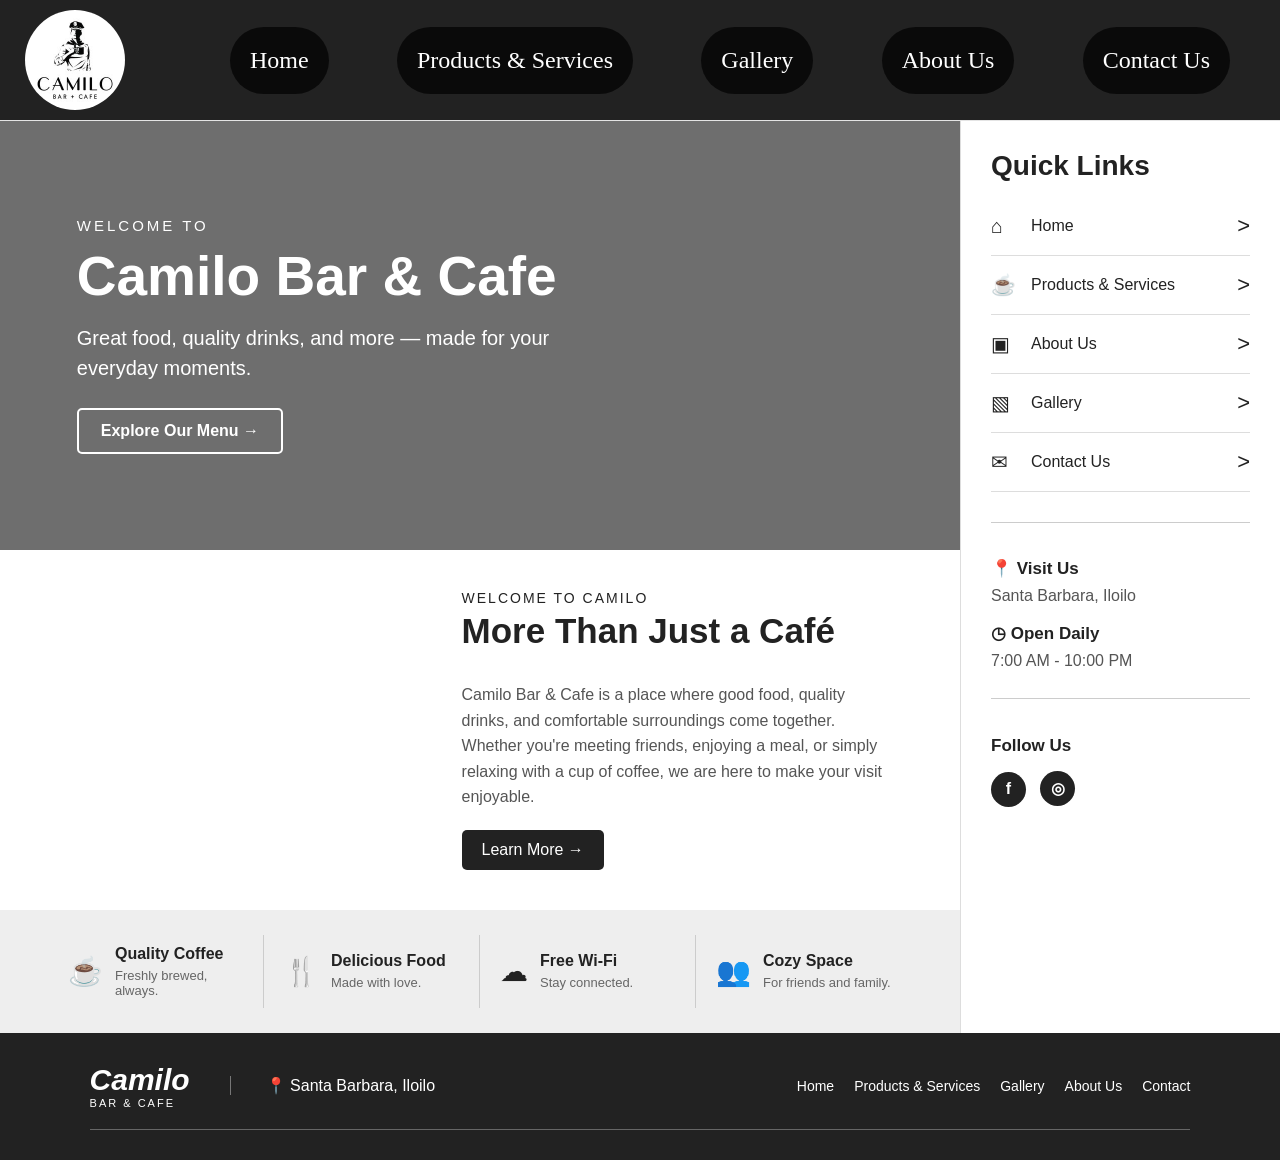
<file: index.html>
<!DOCTYPE html>
<html lang="en">
  <head>
    <title>Camilo Bar + Cafe</title>

    <link rel="stylesheet" href="styles/index-header.css">
    <link rel="stylesheet" href="styles/index-general.css">
  </head>

  <body>
      <header class="header">
        <div class="left-section">
          <div class="logo-container">
            <img class="main-logo" src="logos/main-logo.jpg">
          </div>
        </div>

        <div class="right-section">
          <a class="header-link" href="/index.html">
            <div class="home-button">
              Home
            </div>
          </a>

          <a class="header-link" href="/Page3-productsandservices.html">
            <div class="menu-button">
              Products & Services
            </div>
          </a>

          <a class="header-link" href="">
            <div class="location-button">
              Gallery
            </div>
          </a>

          <a class="header-link" href="/Page2-aboutus.html">
            <div class="about-button">
              About Us
            </div>
          </a>

          <a class="header-link" href="/Page5-contactus.html">
            <div class="contact-button">
              Contact Us
            </div>
          </a>
        </div>
      </header>

    <main>
        <div class="home-layout">
            <div class="home-content">
                <section class="home-hero">
                    <div class="hero-overlay">
                        
                      <p class="welcome-text">
                            WELCOME TO
                        </p>
                        <h1>
                          Camilo Bar & Cafe
                        </h1>
                        <p class="hero-description">
                            Great food, quality drinks, and more —
                            made for your everyday moments.
                        </p>
                        <a href="/Page3-productsandservices.html"
                          class="hero-button">
                            Explore Our Menu →

                        </a>
                    </div>
                </section>

                <section class="introduction">
                    <div class="intro-image">
                    </div>

                    <div class="intro-text">
                        <p class="small-heading">
                            WELCOME TO CAMILO
                        </p>
                        <h2>
                            More Than Just a Café
                        </h2>
                        <p>
                            Camilo Bar & Cafe is a place where
                            good food, quality drinks, and
                            comfortable surroundings come together.
                            Whether you're meeting friends, enjoying
                            a meal, or simply relaxing with a cup
                            of coffee, we are here to make your
                            visit enjoyable.
                        </p>

                        <a href="/Page2-aboutus.html"
                          class="learn-button">

                            Learn More →

                        </a>
                    </div>
                </section>

                <section class="features">
                    <div class="feature">
                        <div class="feature-icon">
                            ☕
                        </div>

                        <div>
                            <h3>
                                Quality Coffee
                            </h3>
                            <p>
                                Freshly brewed, always.
                            </p>
                        </div>

                    </div>

                    <div class="feature">

                        <div class="feature-icon">
                            🍴
                        </div>
                        <div>
                            <h3>
                                Delicious Food
                            </h3>
                            <p>
                                Made with love.
                            </p>
                        </div>
                    </div>


                    <div class="feature">
                        <div class="feature-icon">
                            ☁
                        </div>

                        <div>
                            <h3>
                                Free Wi-Fi
                            </h3>

                            <p>
                                Stay connected.
                            </p>
                        </div>

                    </div>


                    <div class="feature">

                        <div class="feature-icon">
                            👥
                        </div>

                        <div>
                            <h3>
                                Cozy Space
                            </h3>

                            <p>
                                For friends and family.
                            </p>
                        </div>

                    </div>

                </section>


            </div>



            <!-- SIDEBAR -->

            <aside class="sidebar">

                <h2>
                    Quick Links
                </h2>


                <a href="index.html">
                    <span>⌂</span>
                    Home
                    <b>></b>
                </a>


                <a href="/Page3-productsandservices.html">
                    <span>☕</span>
                    Products & Services
                    <b>></b>
                </a>


                <a href="/Page2-aboutus.html">
                    <span>▣</span>
                    About Us
                    <b>></b>
                </a>


                <a href="/Page4-gallery.html">
                    <span>▧</span>
                    Gallery
                    <b>></b>
                </a>


                <a href="">
                    <span>✉</span>
                    Contact Us
                    <b>></b>
                </a>


                <!-- LOCATION -->

                <div class="sidebar-info">

                    <h3>
                        📍 Visit Us
                    </h3>

                    <p>
                        Santa Barbara, Iloilo
                    </p>


                    <h3>
                        ◷ Open Daily
                    </h3>

                    <p>
                        7:00 AM - 10:00 PM
                    </p>

                </div>


                <!-- SOCIAL MEDIA -->

                <div class="sidebar-social">

                    <h3>
                        Follow Us
                    </h3>

                    <a href="#">
                        f
                    </a>

                    <a href="#">
                        ◎
                    </a>

                </div>

            </aside>

        </div>


    </main>


<!-- FOOTER -->

    <footer>

      <div class="footer-content">

          <div class="footer-logo">

              <h2>
                  Camilo
              </h2>

              <p>
                  BAR & CAFE
              </p>

          </div>


          <div class="footer-location">

              📍 Santa Barbara, Iloilo

          </div>


          <div class="footer-links">

              <a href="/index.html">
                  Home
              </a>

              <a href="/Page3-productsandservices.html">
                  Products & Services
              </a>

              <a href="/Page4-gallery.html">
                  Gallery
              </a>

              <a href="/Page2-aboutus.html">
                  About Us
              </a>

              <a href="#">
                  Contact
              </a>

          </div>

      </div>

    </footer>
    
  </body>
</html>
</file>
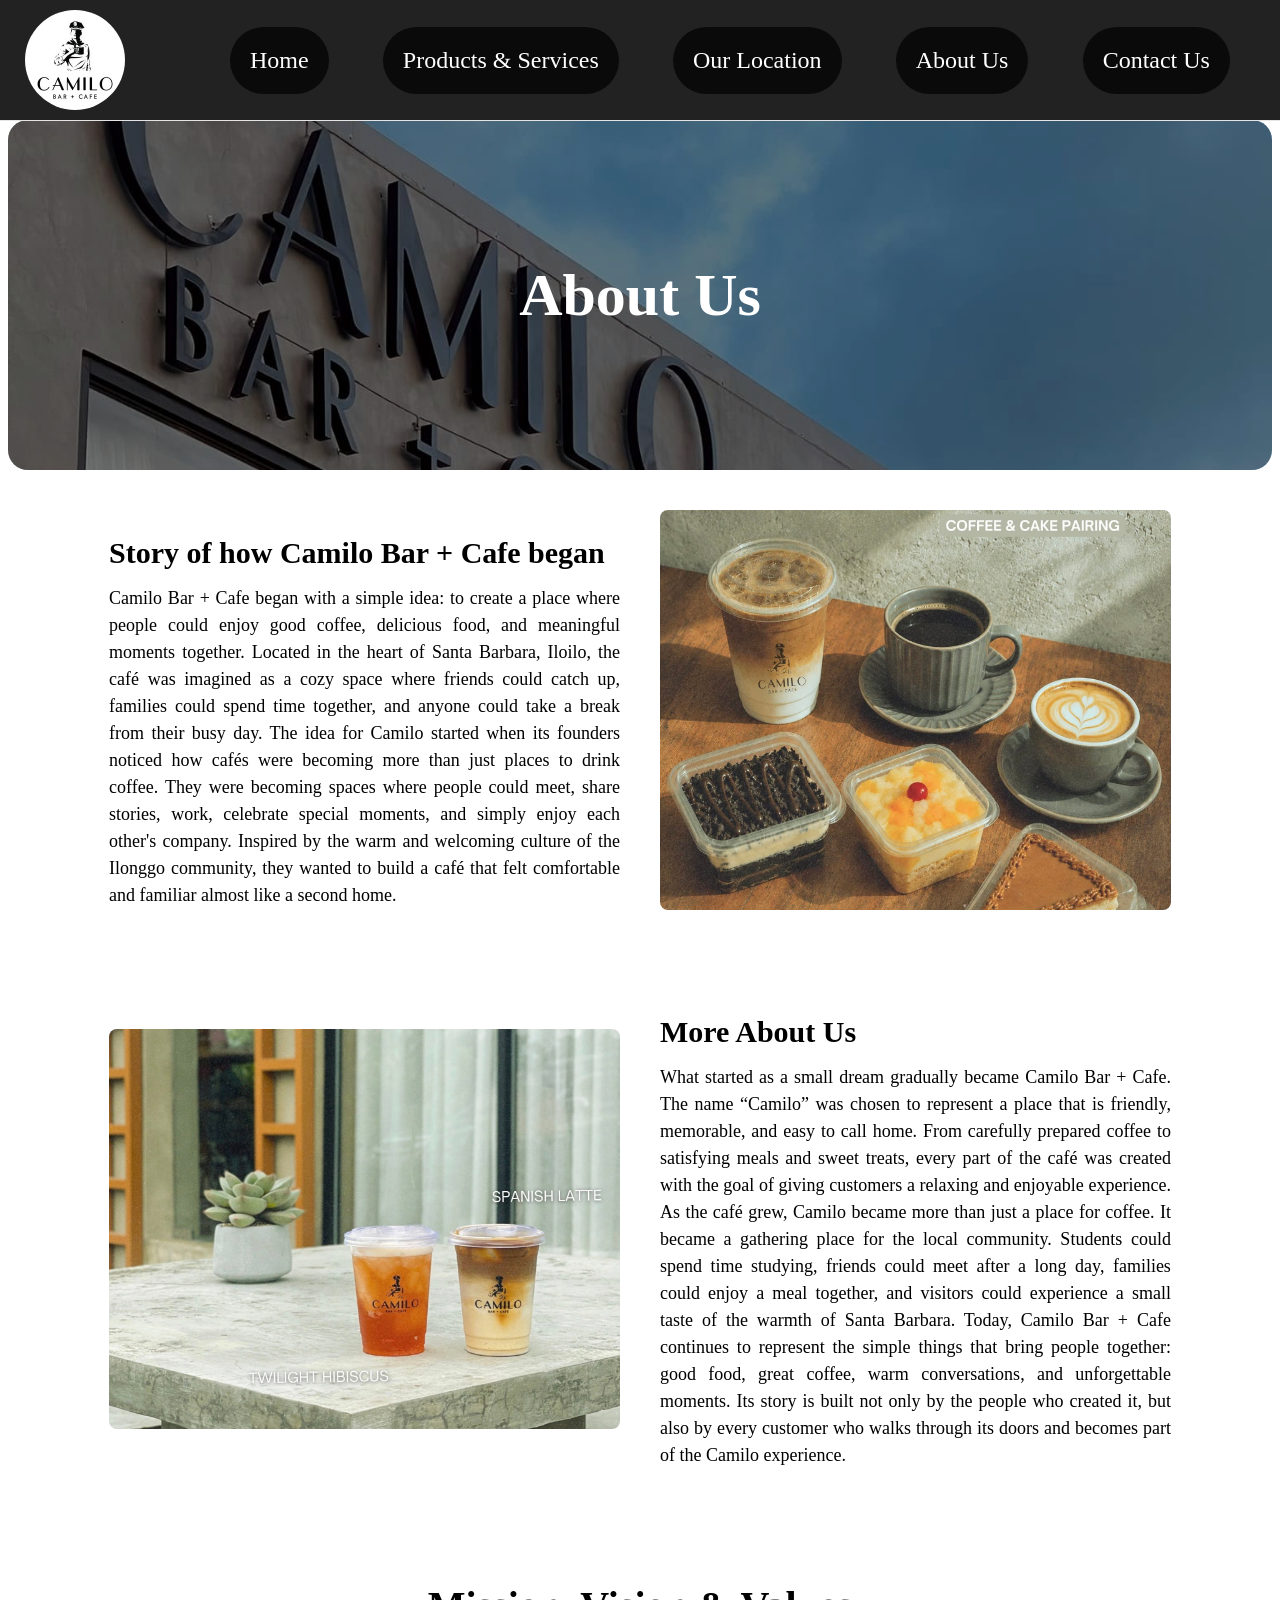
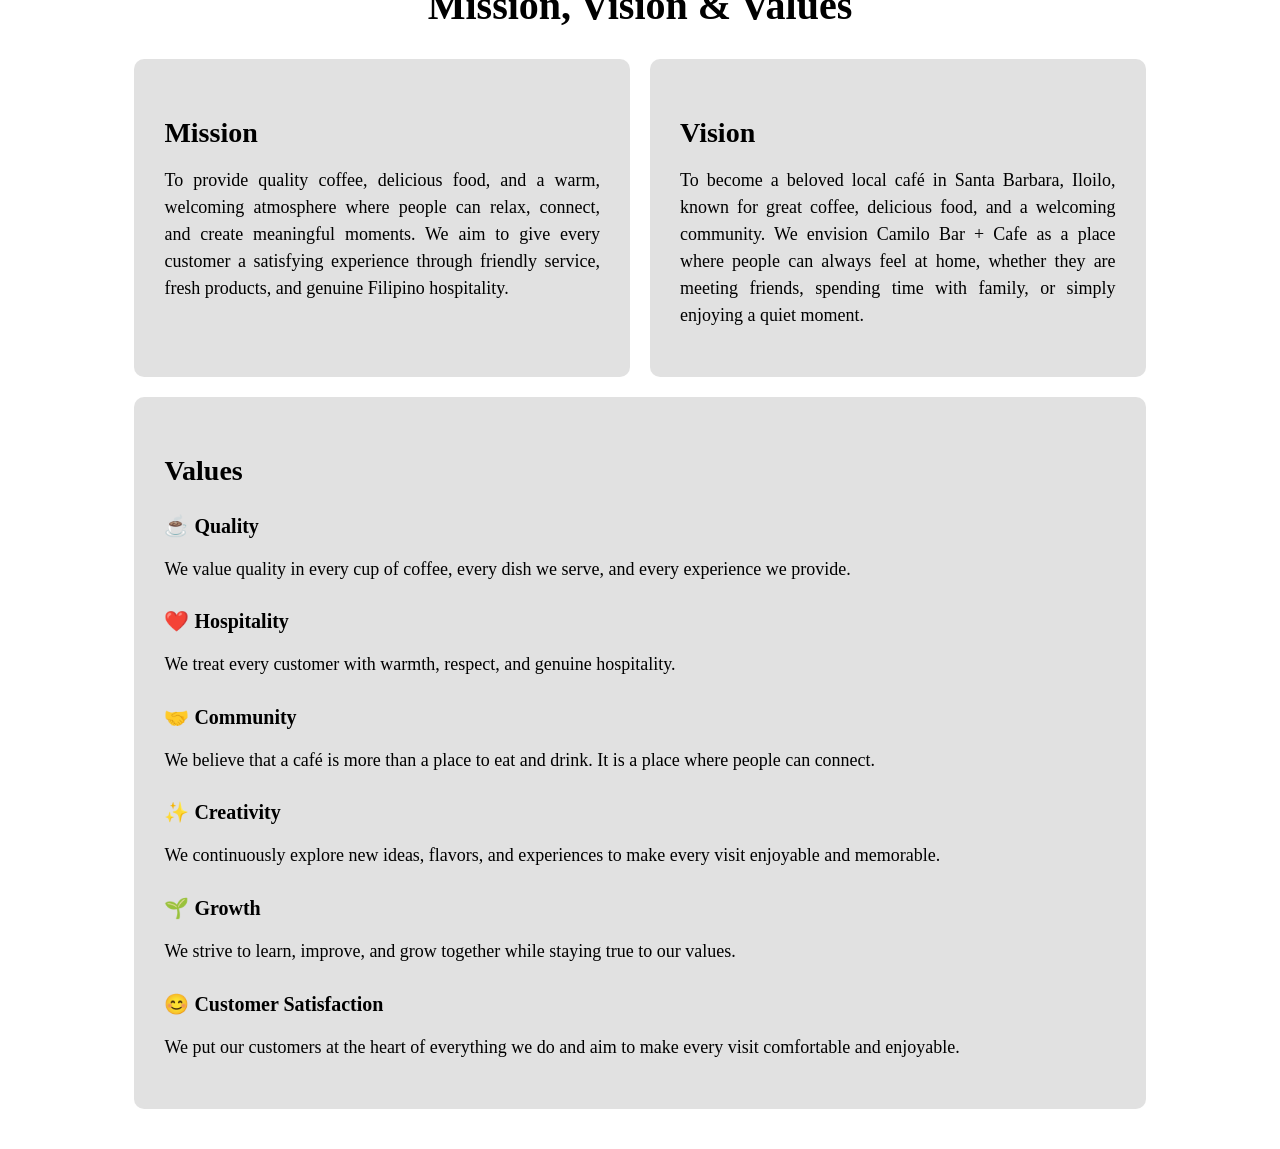
<file: Page2-aboutus.html>
<!DOCTYPE html>
 <html>
    <head>
        <title> About us </title>

        <link rel="stylesheet" href="styles/Page2-aboutus.css">
        <link rel="stylesheet" href="styles/index-header.css">
    </head>
      <body>

      <header class="header">
        <div class="left-section">
          <div class="logo-container">
            <img class="main-logo" src="/logos/main-logo.jpg">
          </div>
        </div>

        <div class="right-section">
          <a class="header-link" href="/index.html">
            <div class="home-button">
              Home
            </div>
          </a>

          <a class="header-link" href="/Page3-productsandservices.html">
            <div class="menu-button">
              Products & Services
            </div>
          </a>

          <a class="header-link" href="">
            <div class="location-button">
              Our Location
            </div>
          </a>

          <a class="header-link" href="/Page2-aboutus.html">
            <div class="about-button">
              About Us
            </div>
          </a>

          <a class="header-link" href="/Page5-contactus.html">
            <div class="contact-button">
              Contact Us
            </div>
          </a>
        </div>
      </header>
     
        <section class="aboutus-placement">

        <img src="/Photos/hero.jpg" alt="Cafe">

        <p>About Us</p>

        </section>

        <div class="history-photo">

        </div>

       <div class="history1">
    <div class="history1-text">
        <h2>Story of how Camilo Bar + Cafe began</h2>
        <p>Camilo Bar + Cafe began with a simple idea: to create a place where people could enjoy good coffee, delicious food, and meaningful moments together. Located in the heart of Santa Barbara, Iloilo, the café was imagined as a cozy space where friends could catch up, families could spend time together, and anyone could take a break from their busy day.
            The idea for Camilo started when its founders noticed how cafés were becoming more than just places to drink coffee. They were becoming spaces where people could meet, share stories, work, celebrate special moments, and simply enjoy each other's company. Inspired by the warm and welcoming culture of the Ilonggo community, they wanted to build a café that felt comfortable and familiar almost like a second home.
        </p>
    </div>
    <img src="/Photos/aboutus1.jpg" alt="About Us Photo 1">

</div>

<div class="history2">
    <img src="/Photos/aboutus2.jpg" alt="About Us Photo 2">
    <div class="history2-text">
        <h2>More About Us</h2>
        <p> What started as a small dream gradually became Camilo Bar + Cafe. The name “Camilo” was chosen to represent a place that is friendly, memorable, and easy to call home. From carefully prepared coffee to satisfying meals and sweet treats, every part of the café was created with the goal of giving customers a relaxing and enjoyable experience.
            As the café grew, Camilo became more than just a place for coffee. It became a gathering place for the local community. Students could spend time studying, friends could meet after a long day, families could enjoy a meal together, and visitors could experience a small taste of the warmth of Santa Barbara.
            Today, Camilo Bar + Cafe continues to represent the simple things that bring people together: good food, great coffee, warm conversations, and unforgettable moments. Its story is built not only by the people who created it, but also by every customer who walks through its doors and becomes part of the Camilo experience.
        </p>
    </div>

</div>

        <section class="mvv-section">

    <h2>Mission, Vision & Values</h2>

    <div class="mvv-grid">

            <!-- Mission -->

        <div class="mission-box">
            <div class="mission-icon">
            </div>

            <h3 class="mission-text1">Mission</h3>
            <p class="mission-text2">
                To provide quality coffee, delicious food, and a warm,
                welcoming atmosphere where people can relax, connect,
                and create meaningful moments. We aim to give every
                customer a satisfying experience through friendly
                service, fresh products, and genuine Filipino hospitality.
            </p>

        </div>


        <!-- Vision -->
        <div class="vision-box">
            <div class="vision-icon">
            </div>
            <h3 class="vision-text1">Vision</h3>
            <p class="vision-text2">
                To become a beloved local café in Santa Barbara, Iloilo,
                known for great coffee, delicious food, and a welcoming
                community. We envision Camilo Bar + Cafe as a place where
                people can always feel at home, whether they are meeting
                friends, spending time with family, or simply enjoying
                a quiet moment.
            </p>

        </div>


        <!-- Values -->
        <div class="values-box">
            <div class="values-icon">
            </div>
            <h3 class="values-text1">Values</h3>
            <h4 class="values-text3">☕ Quality</h4>
            <p class="values-text2">
                We value quality in every cup of coffee, every dish we
                serve, and every experience we provide.
            </p>
            <h4 class="values-text3">❤️ Hospitality</h4>
            <p class="values-text2">
                We treat every customer with warmth, respect, and genuine
                hospitality.
            </p>
            <h4 class="values-text3">🤝 Community</h4>
            <p class="values-text2">
                We believe that a café is more than a place to eat and
                drink. It is a place where people can connect.
            </p>
            <h4 class="values-text3">✨ Creativity</h4>
            <p class="values-text2">
                We continuously explore new ideas, flavors, and experiences
                to make every visit enjoyable and memorable.
            </p>
            <h4 class="values-text3">🌱 Growth</h4>
            <p class="values-text2">
                We strive to learn, improve, and grow together while staying
                true to our values.
            </p>
            <h4 class="values-text3">😊 Customer Satisfaction</h4>
            <p class="values-text2">
                We put our customers at the heart of everything we do and
                aim to make every visit comfortable and enjoyable.
            </p>

        </div>

    </div>

</section>
</file>
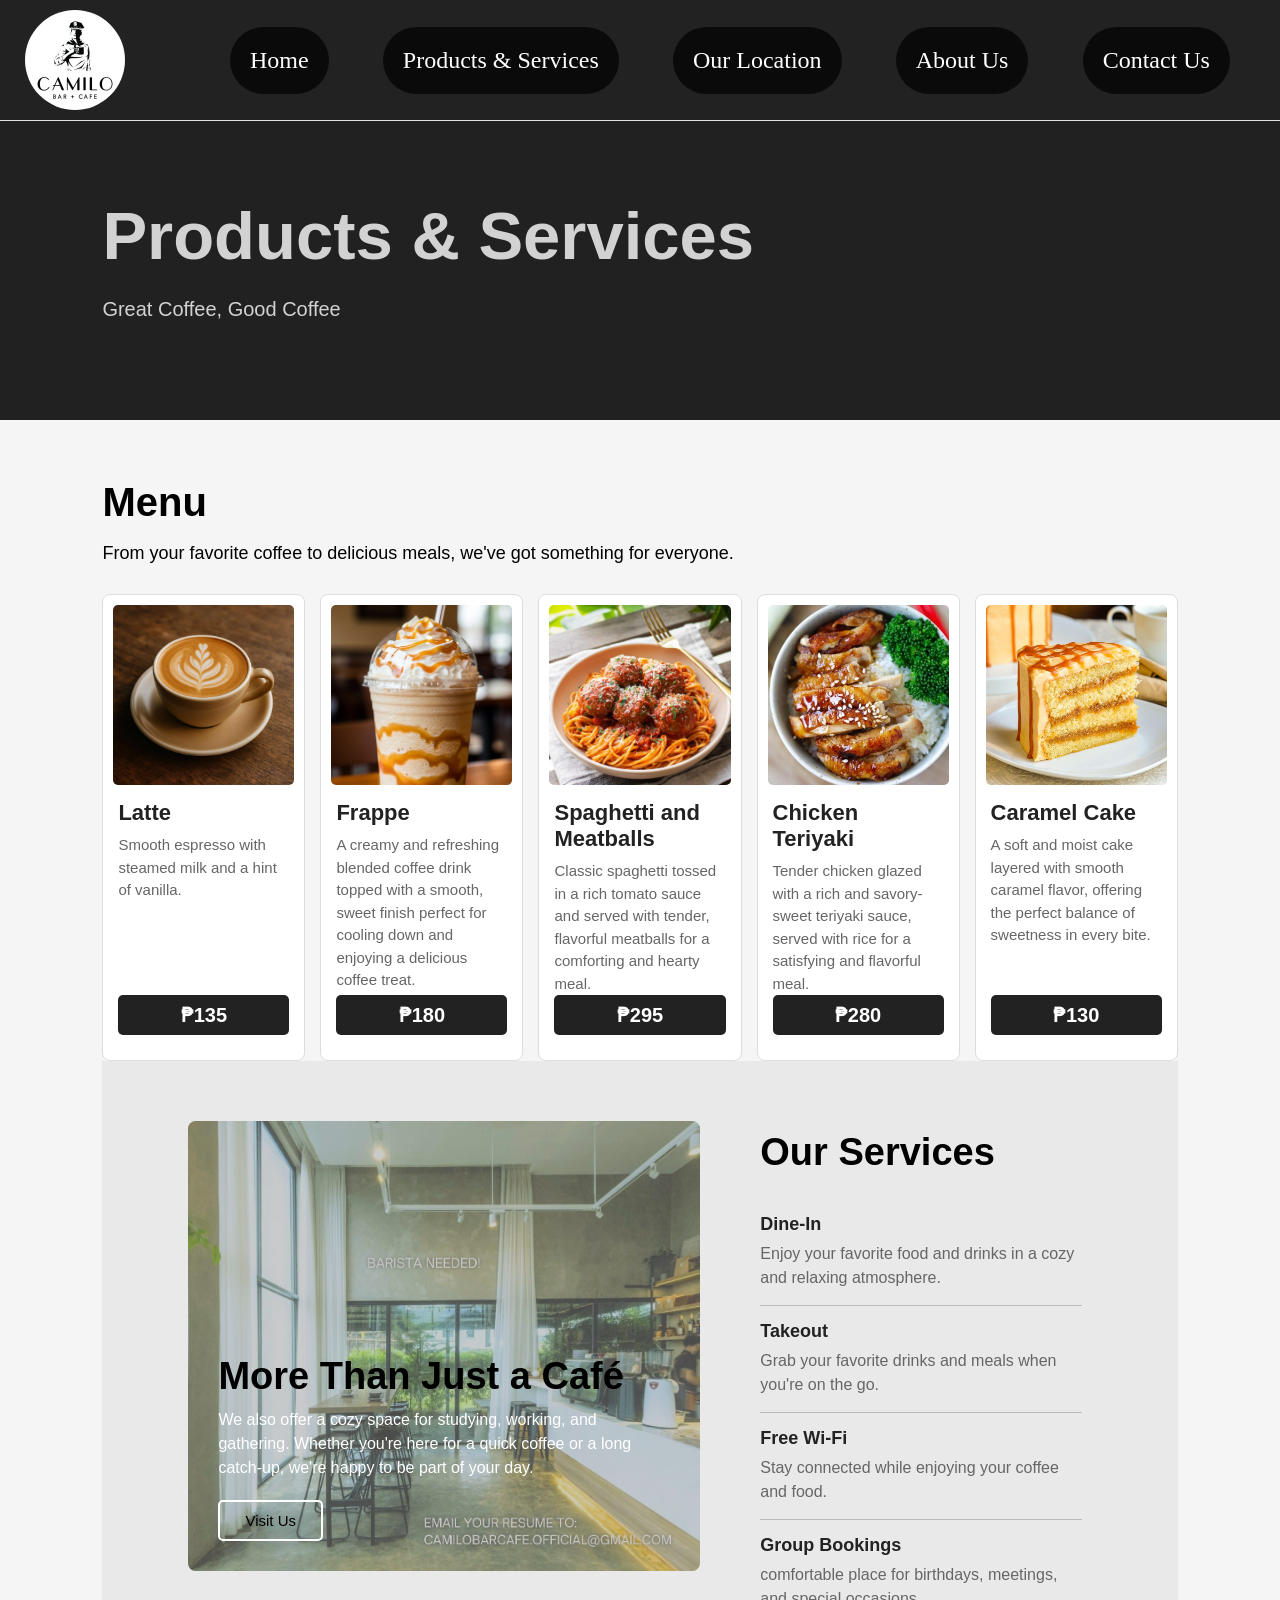
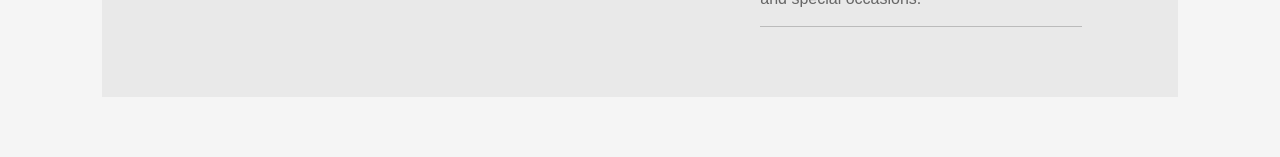
<file: Page3-productsandservices.html>
<!DOCTYPE html>
    <html>
        <head>

        <title> Products/Services </title>

        <link rel="stylesheet" href="styles/Page3-productsandservices.css">
        <link rel="stylesheet" href="styles/index-header.css">
        </head>

        <body>
            <header class="header">
                <div class="left-section">
                <div class="logo-container">
                    <img class="main-logo" src="/logos/main-logo.jpg">
                </div>
                </div>

                <div class="right-section">
                <a class="header-link" href="/index.html">
                    <div class="home-button">
                    Home
                    </div>
                </a>

                <a class="header-link" href="/Page3-productsandservices.html">
                    <div class="menu-button">
                    Products & Services
                    </div>
                </a>

                <a class="header-link" href="">
                    <div class="location-button">
                    Our Location
                    </div>
                </a>

                <a class="header-link" href="/Page2-aboutus.html">
                    <div class="about-button">
                    About Us
                    </div>
                </a>

                <a class="header-link" href="/Page5-contactus.html">
                    <div class="contact-button">
                    Contact Us
                    </div>
                </a>
                </div>
            </header>
            
            <section class="productsservices-placeholder">
                <h1> Products & Services </h1>
                <p> Great Coffee, Good Coffee </p>

            </section>
            
        <!-- Products -->

        <section class="products-section"> 

            <h2> Menu </h2>
                <p class="section-description"> From your favorite coffee to delicious meals,
                                                 we've got something for everyone. </p>
        
        <div class="product-container">
                
                <!-- 1st Product -->
            <div class="product">
                <img src="/Photos/product1.jpg" alt="Latte">
                 <h3>Latte</h3>
                  <p> Smooth espresso with steamed milk and a hint of vanilla. </p> 
                  <h4>₱135</h4> 
            </div>

            <div class="product">
            <img src="/Photos/product2.jpg" alt="Frappe">
            <h3>Frappe</h3>
            <p> A creamy and refreshing blended coffee drink topped with a smooth, 
                sweet finish perfect for cooling down and enjoying a delicious coffee treat. </p> 
            <h4>₱180</h4> 
            </div>

            <div class="product">
            <img src="/Photos/product3.jpg" alt="Spaghetti and Meatballs">
            <h3>Spaghetti and Meatballs</h3>
            <p> Classic spaghetti tossed in a rich tomato sauce and served with tender, 
                flavorful meatballs for a comforting and hearty meal. </p> 
            <h4>₱295</h4> 
            </div>

            <div class="product">
            <img src="/Photos/product4.jpg" alt="Chicken Teriyaki">
            <h3>Chicken Teriyaki</h3>
            <p> Tender chicken glazed with a rich and savory-sweet teriyaki sauce, 
                served with rice for a satisfying and flavorful meal. </p> 
            <h4>₱280</h4> 
            </div>
            
            <div class="product">
            <img src="/Photos/product5.jpg" alt="Caramel Cake">
            <h3>Caramel Cake</h3>
            <p> A soft and moist cake layered with smooth caramel flavor, 
                offering the perfect balance of sweetness in every bite. </p> 
            <h4>₱130</h4> 

            </div>
        </div>

            <!-- Services -->

<section class="services-section">
    <div class="service-photo">
        <img src="/Photos/service-interior.jpg" alt="Camilo Bar and Cafe">

        <div class="service-overlay">
            <h2>More Than Just a Café</h2>

            <p>
                We also offer a cozy space for studying, working,
                and gathering. Whether you're here for a quick
                coffee or a long catch-up, we're happy to be
                part of your day.
            </p>

            <button>Visit Us</button>
        </div>

    </div>


         <!-- SERVICES -->
    <div class="services-content">

        <h2>Our Services</h2>

        <div class="service-item">
            <h4>Dine-In</h4>
            <p> Enjoy your favorite food and drinks
                in a cozy and relaxing atmosphere.
            </p>
        </div>

        <div class="service-item">
            <h4>Takeout</h4>
            <p> Grab your favorite drinks and meals
                when you're on the go.
            </p>
        </div>

        <div class="service-item">
            <h4>Free Wi-Fi</h4>
            <p> Stay connected while enjoying
                your coffee and food.
            </p>
        </div>

        <div class="service-item">
            <h4>Group Bookings</h4>
            <p> comfortable place for birthdays,
                meetings, and special occasions.
              </p>
            </div>
        </div>
     </div>            
</section>


        </body>
    </html>
</file>
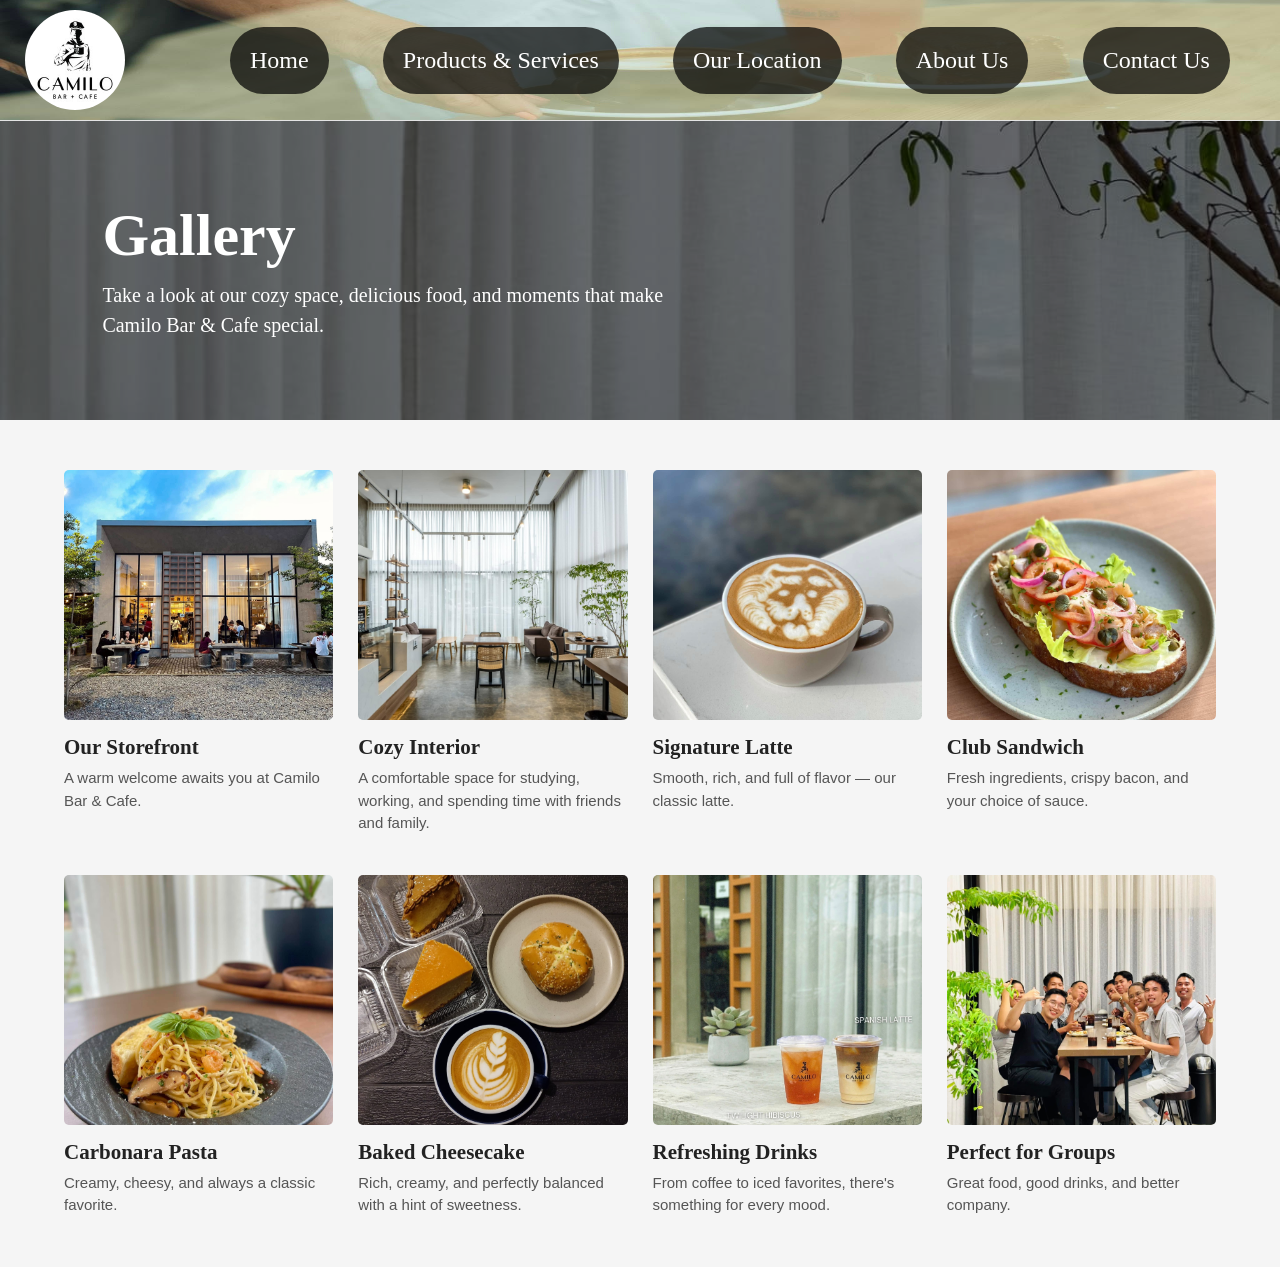
<file: Page4-Gallery.html>
<!DOCTYPE html>
<html>

<head>

    <title>Gallery</title>

    <link rel="stylesheet" href="styles/Page4-Gallery.css">

</head>


<body>


    <!-- HEADER -->

    <header class="header">
        <div class="left-section">
            <div class="logo-container">
                <img class="main-logo"
                     src="logos/main-logo.jpg">

            </div>

        </div>


        <div class="right-section">
            <a class="header-link" href="/index.html">
                <div class="home-button">
                    Home
                </div>
            </a>


            <a class="header-link"
               href="/Page3-productsandservices.html">
                <div class="menu-button">
                    Products & Services
                </div>

            </a>


               <a class="header-link" href="">
               <div class="location-button">
              Our Location
             </div>
            </a>


            <a class="header-link"
               href="/Page2-aboutus.html">

                <div class="about-button">
                    About Us
                </div>

            </a>


            <a class="header-link" href="">
                <div class="contact-button">
                    Contact Us
                </div>
            </a>

        </div>

    </header>

    <section class="gallery-placeholder">

        <img src="Photos/gallery-placeholder.jpg"
             alt="Camilo Bar and Cafe">

        <div class="gallery-text">

            <h1>
                Gallery
            </h1>

            <p>
                Take a look at our cozy space, delicious food,
                and moments that make Camilo Bar & Cafe special.
            </p>

        </div>

    </section>

    <main class="gallery-section">

        <div class="gallery-container">


            <!-- IMAGE 1 -->

            <div class="gallery-item">

                <img src="Photos/store-front.jpg"
                     alt="Camilo Bar and Cafe storefront">

                <h2>
                    Our Storefront
                </h2>

                <p>
                    A warm welcome awaits you at
                    Camilo Bar & Cafe.
                </p>

            </div>



            <!-- IMAGE 2 -->

            <div class="gallery-item">

                <img src="Photos/cozy-interior.jpg"
                     alt="Camilo Bar and Cafe interior">

                <h2>
                    Cozy Interior
                </h2>

                <p>
                    A comfortable space for studying,
                    working, and spending time with
                    friends and family.
                </p>

            </div>



            <!-- IMAGE 3 -->

            <div class="gallery-item">

                <img src="Photos/latte.jpg"
                     alt="Signature Latte">

                <h2>
                    Signature Latte
                </h2>

                <p>
                    Smooth, rich, and full of flavor —
                    our classic latte.
                </p>

            </div>



            <!-- IMAGE 4 -->

            <div class="gallery-item">

                <img src="Photos/sandwich.jpg"
                     alt="Club Sandwich">

                <h2>
                    Club Sandwich
                </h2>

                <p>
                    Fresh ingredients, crispy bacon,
                    and your choice of sauce.
                </p>

            </div>



            <!-- IMAGE 5 -->

            <div class="gallery-item">

                <img src="Photos/carbonara.jpg"
                     alt="Carbonara Pasta">

                <h2>
                    Carbonara Pasta
                </h2>

                <p>
                    Creamy, cheesy, and always
                    a classic favorite.
                </p>

            </div>



            <!-- IMAGE 6 -->

            <div class="gallery-item">

                <img src="Photos/cheese.jpg"
                     alt="Baked Cheesecake">

                <h2>
                    Baked Cheesecake
                </h2>

                <p>
                    Rich, creamy, and perfectly balanced
                    with a hint of sweetness.
                </p>

            </div>


            <!-- IMAGE 7 -->

            <div class="gallery-item">

                <img src="Photos/gallery-dasma.jpg"
                     alt="Refreshing drinks">

                <h2>
                    Refreshing Drinks
                </h2>

                <p>
                    From coffee to iced favorites,
                    there's something for every mood.
                </p>

            </div>



            <!-- IMAGE 8 -->

            <div class="gallery-item">

                <img src="Photos/workspace.jpg"
                     alt="Camilo Bar and Cafe workspace">

                <h2>
                    Perfect for Groups
                </h2>

                <p>
                    Great food, good drinks, and
                    better company.
                </p>

            </div>


        </div>

    </main>


</body>

</html>
</file>
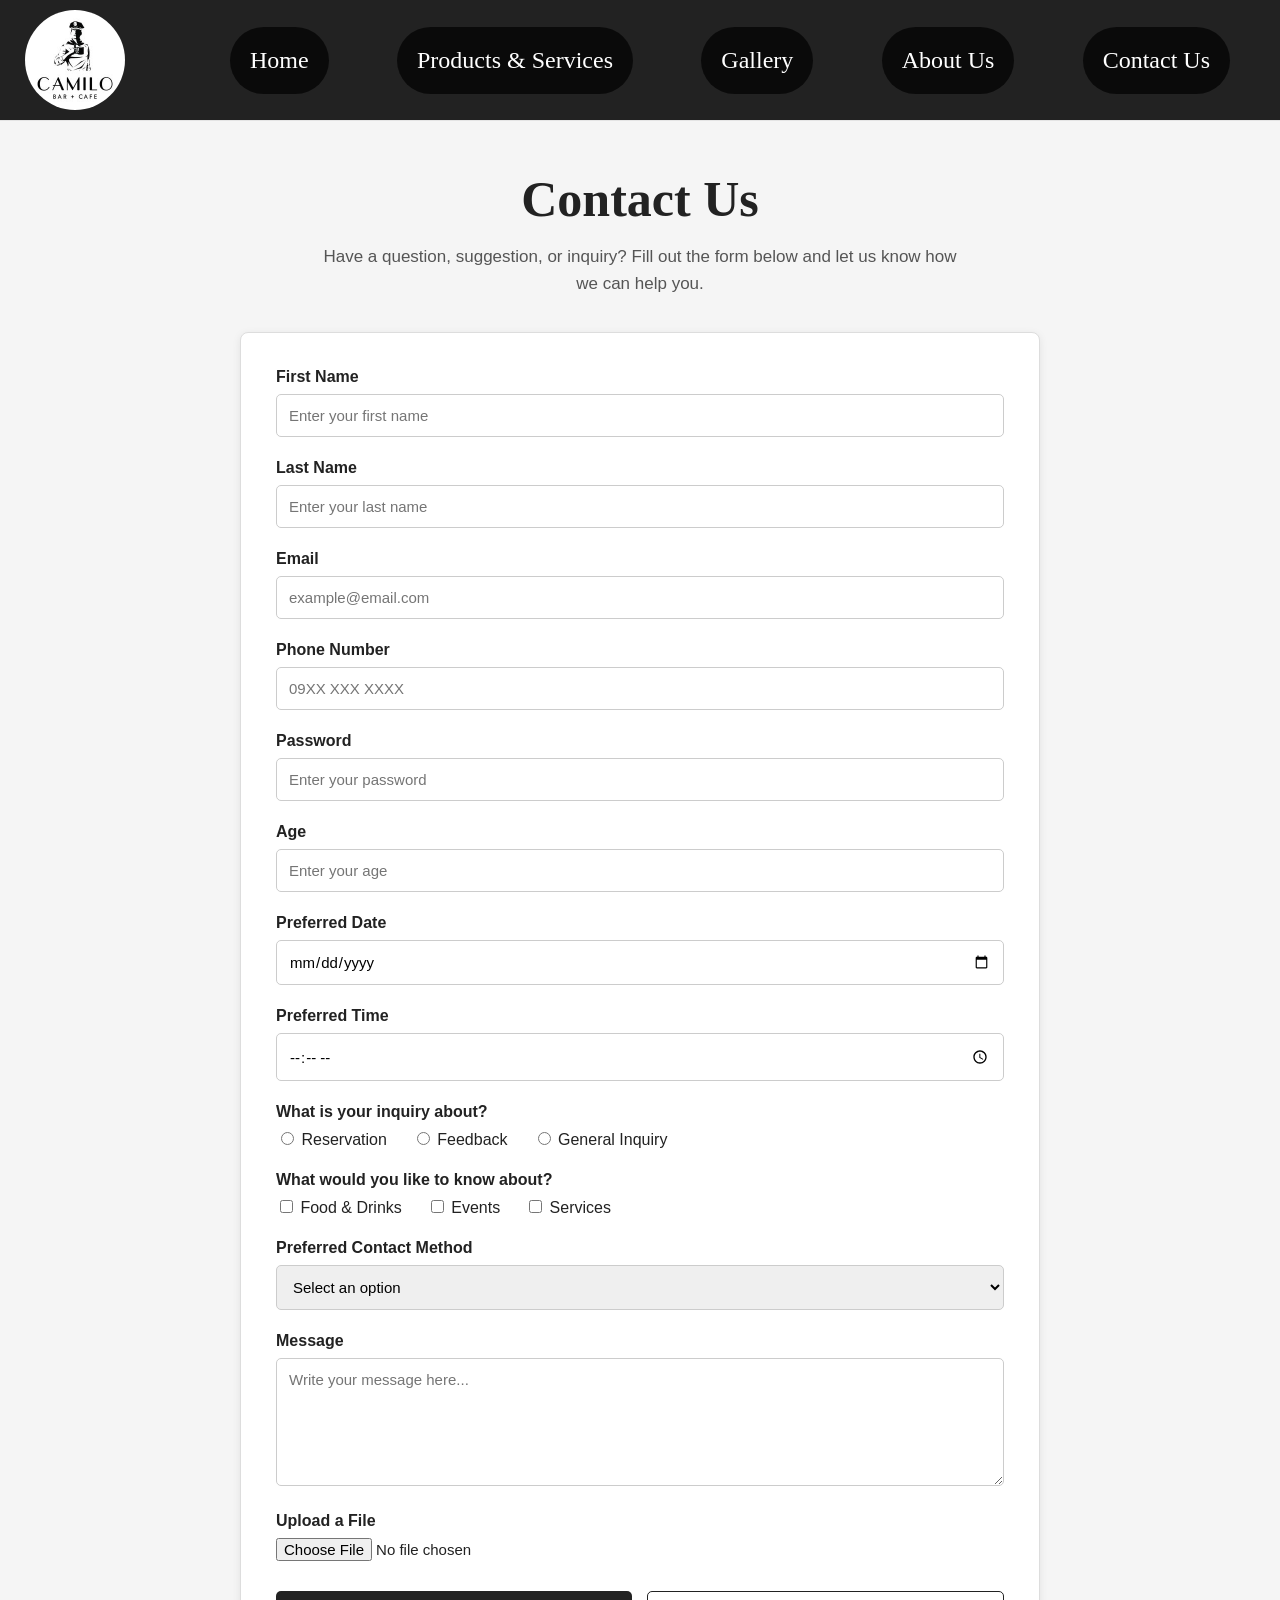
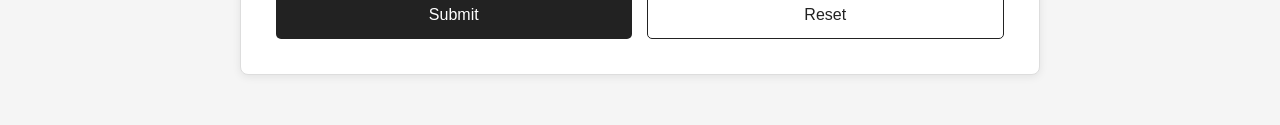
<file: Page5-contactus.html>
<!DOCTYPE html>
<html>

<head>

    <title>Contact Us</title>

<link rel="stylesheet" href="styles/index-header.css">
<link rel="stylesheet" href="styles/Page5-contact-us.css">

</head>


<body>

    <header class="header">
        <div class="left-section">
            <div class="logo-container">
                <img class="main-logo"
                     src="logos/main-logo.jpg">

            </div>

        </div>


        <div class="right-section">
            <a class="header-link"
               href="/web-dev-project-2/index.html">
                <div class="home-button">
                    Home
                </div>

            </a>


            <a class="header-link"
               href="/web-dev-project-2/Page3-productsandservices.html">
                <div class="menu-button">
                    Products & Services
                </div>

            </a>


            <a class="header-link"
               href="/web-dev-project-2/Page4-Gallery.html">
                <div class="location-button">
                    Gallery

                </div>
            </a>


            <a class="header-link"
               href="/Page2-aboutus.html">
                <div class="about-button">
                    About Us

                </div>
            </a>


            <a class="header-link"
               href="/Page5-contactus.html">
                <div class="contact-button">
                    Contact Us

                </div>
            </a>
        </div>
    </header>

    <main class="contact-section">
        <div class="contact-container">
            <div class="contact-heading">


                <h1>Contact Us</h1>

                <p>
                    Have a question, suggestion, or inquiry?
                    Fill out the form below and let us know how
                    we can help you.
                </p>

            </div>


            <form class="contact-form">
                <div class="form-group">
                    <label for="first-name">
                        First Name
                    </label>

                    <input
                        type="text"
                        id="first-name"
                        name="first-name"
                        placeholder="Enter your first name"
                        required>

                </div>


                <div class="form-group">
                    <label for="last-name">
                        Last Name
                    </label>
                    <input
                        type="text"
                        id="last-name"
                        name="last-name"
                        placeholder="Enter your last name"
                        required>

                </div>


                <div class="form-group">
                    <label for="email">
                        Email
                    </label>

                    <input
                        type="email"
                        id="email"
                        name="email"
                        placeholder="example@email.com"
                        required>

                </div>



                <!-- PHONE -->

                <div class="form-group">

                    <label for="phone">
                        Phone Number
                    </label>

                    <input
                        type="tel"
                        id="phone"
                        name="phone"
                        placeholder="09XX XXX XXXX">

                </div>

                <div class="form-group">

                    <label for="password">
                        Password
                    </label>
                    <input
                        type="password"
                        id="password"
                        name="password"
                        placeholder="Enter your password">

                </div>

                <div class="form-group">

                    <label for="age">
                        Age
                    </label>

                    <input
                        type="number"
                        id="age"
                        name="age"
                        min="1"
                        max="120"
                        placeholder="Enter your age">

                </div>


                <div class="form-group">

                    <label for="date">
                        Preferred Date
                    </label>

                    <input
                        type="date"
                        id="date"
                        name="date">

                </div>



                <!-- TIME -->

                <div class="form-group">

                    <label for="time">
                        Preferred Time
                    </label>

                    <input
                        type="time"
                        id="time"
                        name="time">

                </div>



                <!-- RADIO BUTTONS -->

                <div class="form-group">

                    <label>
                        What is your inquiry about?
                    </label>

                    <div class="radio-group">

                        <label>
                            <input
                                type="radio"
                                name="inquiry"
                                value="reservation">

                            Reservation
                        </label>


                        <label>
                            <input
                                type="radio"
                                name="inquiry"
                                value="feedback">

                            Feedback
                        </label>


                        <label>
                            <input
                                type="radio"
                                name="inquiry"
                                value="general">

                            General Inquiry
                        </label>

                    </div>

                </div>



                <!-- CHECKBOXES -->

                <div class="form-group">

                    <label>
                        What would you like to know about?
                    </label>

                    <div class="checkbox-group">

                        <label>
                            <input
                                type="checkbox"
                                name="interest"
                                value="food">

                            Food & Drinks
                        </label>


                        <label>
                            <input
                                type="checkbox"
                                name="interest"
                                value="events">

                            Events
                        </label>


                        <label>
                            <input
                                type="checkbox"
                                name="interest"
                                value="services">

                            Services
                        </label>

                    </div>

                </div>



                <!-- DROPDOWN -->

                <div class="form-group">

                    <label for="contact-method">
                        Preferred Contact Method
                    </label>

                    <select
                        id="contact-method"
                        name="contact-method">

                        <option value="">
                            Select an option
                        </option>

                        <option value="email">
                            Email
                        </option>

                        <option value="phone">
                            Phone
                        </option>

                        <option value="message">
                            Message
                        </option>

                    </select>

                </div>



                <!-- TEXTAREA -->

                <div class="form-group">

                    <label for="message">
                        Message
                    </label>

                    <textarea
                        id="message"
                        name="message"
                        rows="6"
                        placeholder="Write your message here..."></textarea>

                </div>



                <!-- FILE UPLOAD -->

                <div class="form-group">

                    <label for="file">
                        Upload a File
                    </label>

                    <input
                        type="file"
                        id="file"
                        name="file">

                </div>



                <!-- BUTTONS -->

                <div class="button-group">

                    <button
                        type="submit"
                        class="submit-button">

                        Submit

                    </button>


                    <button
                        type="reset"
                        class="reset-button">

                        Reset

                    </button>

                </div>


            </form>

        </div>

    </main>


</body>

</html>
</file>
<file: styles/index-header.css>
.header {
  height: 120px;

  display: flex;
  flex-direction: row;
  justify-content: space-between;
  align-items: center;

  position: fixed;
  top: 0;
  left: 0;
  right: 0;
  z-index: 100;

  background-color: rgb(34, 34, 34);
  border-bottom-width: 1px;
  border-bottom-style: solid;
  border-bottom-color: rgb(228, 228, 228);
  background-repeat: no-repeat;
  background-attachment: fixed;
  background-size: 100% 120px;

  font-family: 'Times New Roman', Times, serif;
}

.left-section {
  display: flex;
}

.logo-container {
  display: flex;
  align-items: center;
}

.main-logo {
  height: 100px;
  padding: 20px 25px;
  border-radius: 50%;
  width: 100px;
}

.right-section {
  display: flex;
  align-items: center;
  justify-content: space-between;
  width: 1050px;
}

.home-button,
.menu-button,
.location-button,
.about-button,
.contact-button {
  background-color: rgba(0, 0, 0, 0.7);
  color: white;
  margin-left: 0px;
  margin-right: 50px;
  padding: 20px 20px;
  border-radius: 40px;

  font-size: 24px;
  cursor: pointer;
  white-space: nowrap;
}

.header-link {
  text-decoration: none;
  color: inherit;
}

@media screen and (max-width: 1190px) {
  .home-button,
  .menu-button,
  .location-button,
  .about-button,
  .contact-button {

    margin-right: 10px;
    justify-content: left;
  }
}
</file>
<file: styles/index-general.css>
/* GENERAL */

body {
    margin: 0;
    font-family: Arial, sans-serif;
    background-color: #f5f5f5;
    color: #222222;
}

main {
    padding-top: 120px;
}

.home-layout {
    display: grid;
    grid-template-columns: 1fr 320px;
}

.home-content {
    min-width: 0;
}

.home-hero {
    height: 430px;
    position: relative;
    overflow: hidden;
}


.home-hero img {
    width: 100%;
    height: 100%;
    object-fit: cover;
    display: block;
}

.home-hero::after {
    content: "";
    position: absolute;
    top: 0;
    left: 0;
    width: 100%;
    height: 100%;
    background-color: rgba(0, 0, 0, 0.55);
}


.hero-overlay {
    position: absolute;
    z-index: 1;
    top: 0;
    left: 8%;
    height: 100%;
    display: flex;
    flex-direction: column;
    justify-content: center;
    color: white;
}


.welcome-text {

    font-size: 15px;
    letter-spacing: 3px;
    margin: 0 0 10px 0;
}


.hero-overlay h1 {

    font-size: 55px;
    margin: 0 0 15px 0;
}


.hero-description {

    font-size: 20px;
    line-height: 1.5;
    max-width: 550px;
    margin: 0 0 25px 0;
}

.hero-button {
    width: fit-content;
    padding: 12px 22px;
    border: 2px solid white;
    border-radius: 5px;
    color: white;
    text-decoration: none;
    font-weight: bold;
    transition: 0.3s;
}

.hero-button:hover {
    background-color: white;
    color: #222222;
}

.introduction {
    display: grid;
    grid-template-columns: 1fr 1.2fr;
    gap: 35px;
    padding: 40px 7%;
    background-color: white;
}

.intro-image img {
    width: 100%;
    height: 270px;
    object-fit: cover;
    border-radius: 7px;
    display: block;
}

.intro-text {
    display: flex;
    flex-direction: column;
    justify-content: center;
}


.small-heading {
    font-size: 14px;
    letter-spacing: 2px;
    margin: 0 0 5px 0;
}

.intro-text h2 {
    font-size: 35px;
    margin: 0 0 15px 0;
}

.intro-text > p:not(.small-heading) {
    color: #555555;
    font-size: 16px;
    line-height: 1.6;
    margin-bottom: 20px;
}

.learn-button {
    width: fit-content;
    background-color: #222222;
    color: white;
    padding: 11px 20px;
    border-radius: 5px;
    text-decoration: none;
    transition: 0.3s;
}


.learn-button:hover {
    background-color: #555555;
}

.features {
    display: grid;
    grid-template-columns: repeat(4, 1fr);
    background-color: #eeeeee;
    padding: 25px 5%;
}


.feature {
    display: flex;
    align-items: center;
    gap: 12px;
    padding: 10px 20px;
    border-right: 1px solid #cccccc;
}


.feature:last-child {
    border-right: none;
}


.feature-icon {
    font-size: 28px;
}


.feature h3 {
    font-size: 16px;
    margin: 0 0 5px 0;
}


.feature p {
    font-size: 13px;
    color: #666666;
    margin: 0;
}


/* SIDEBAR */

.sidebar {
    background-color: white;
    border-left: 1px solid #dddddd;
    padding: 30px;

}


.sidebar > h2 {
    font-size: 28px;
    margin: 0 0 15px 0;
}


/* SIDEBAR LINKS */

.sidebar > a {
    display: flex;
    align-items: center;
    gap: 15px;
    padding: 16px 0;
    border-bottom: 1px solid #dddddd;
    color: #222222;
    text-decoration: none;
    font-size: 16px;
}


.sidebar > a:hover {

    color: #666666;
}


.sidebar > a span {
    width: 25px;
    font-size: 20px;
}


.sidebar > a b {
    margin-left: auto;
    font-size: 22px;
    font-weight: normal;
}

.sidebar-info {
    border-top: 1px solid #cccccc;
    margin-top: 30px;
    padding-top: 20px;
}

.sidebar-info h3 {
    font-size: 17px;
    margin: 15px 0 5px 0;
}


.sidebar-info p {
    color: #555555;
    margin: 0 0 15px 0;
    line-height: 1.5;
}

.sidebar-social {
    border-top: 1px solid #cccccc;
    margin-top: 25px;
    padding-top: 20px;
}

.sidebar-social h3 {
    font-size: 17px;
    margin-bottom: 15px;
}

.sidebar-social a {
    display: inline-flex;
    align-items: center;
    justify-content: center;
    width: 35px;
    height: 35px;
    margin-right: 10px;
    background-color: #222222;
    color: white;
    border-radius: 50%;
    text-decoration: none;
    font-weight: bold;
}


footer {
    background-color: #222222;
    color: white;
    padding: 30px 7%;
}

.footer-content {
    display: flex;
    align-items: center;
    gap: 40px;
    border-bottom: 1px solid #666666;
    padding-bottom: 20px;
}

.footer-logo h2 {
    font-size: 30px;
    font-style: italic;
    margin: 0;
}

.footer-logo p {
    font-size: 11px;
    letter-spacing: 2px;
    margin: 0;
}

.footer-location {
    border-left: 1px solid #777777;
    padding-left: 35px;
}


.footer-links {
    display: flex;
    gap: 20px;
    margin-left: auto;
}


.footer-links a {
    color: white;
    text-decoration: none;
    font-size: 14px;
}


.footer-links a:hover {
    text-decoration: underline;
}


/* FOOTER BOTTOM */

.footer-bottom {
    text-align: center;
    padding-top: 15px;
}


.footer-bottom p {
    margin: 0;
    font-size: 13px;
}

@media (max-width: 1000px) {

    .home-layout {
        grid-template-columns: 1fr;
    }


    .sidebar {
        border-left: none;
        border-top: 1px solid #dddddd;
    }


    .features {
        grid-template-columns: repeat(2, 1fr);
    }


    .feature:nth-child(2) {
        border-right: none;
    }

}

@media (max-width: 750px) {
    .introduction {
        grid-template-columns: 1fr;
    }

    .footer-content {
        flex-direction: column;
        align-items: flex-start;
    }

    .footer-location {
        border-left: none;
        padding-left: 0;
    }

    .footer-links {
        margin-left: 0;
        flex-wrap: wrap;
    }

}


@media (max-width: 500px) {
    .hero-overlay {
        left: 5%;
        right: 5%;
    }


    .hero-overlay h1 {
        font-size: 40px;
    }


    .hero-description {
        font-size: 16px;
    }


    .features {
        grid-template-columns: 1fr;
    }


    .feature {
        border-right: none;
        border-bottom: 1px solid #cccccc;
    }

    .feature:last-child {
        border-bottom: none;
    }

    .introduction {
        padding: 30px 5%;
    }

}
</file>
<file: styles/Page2-aboutus.css>
body {
    margin-top: 120px;
    margin-bottom: 0;
}

.aboutus-placement{

    height: 350px;
    position: relative;
    display: flex;
    justify-content: center;
    align-items: center;
    overflow: hidden;
    border-radius: 20px;
}

.aboutus-placement img{

    position: absolute;
    width: 100%;
    height: 100%;
    object-fit: cover;
    object-position: center 20%;
    top: 0;
    left: 0;
}

.aboutus-placement::before {
    
    content: "";
    position: absolute;
    top: 0;
    left: 0;
    width: 100%;
    height: 100%;
    background-color: rgba(0, 0, 0, 0.5);
    z-index: 1;
}

.aboutus-placement p {

    position: relative;
    color: white;
    font-size: 60px;
    font-weight: bold;
    z-index: 2;
}

.history1 {
    display: grid;
    grid-template-columns: 1fr 1fr;
    gap: 40px;
    align-items: center;
    padding: 40px 8%;
}

.history1-text {
    grid-column: 1;
}

.history1 img {
    grid-column: 2;
    width: 100%;
    height: 400px;
    object-fit: cover;
    border-radius: 8px;
    object-position: center 37%;
}

.history2 {
    display: grid;
    grid-template-columns: 1fr 1fr;
    gap: 40px;
    align-items: center;
    padding: 40px 8%;
}

.history2-text {
    grid-column: 2;
}

.history2 img {
    grid-column: 1;
    width: 100%;
    height: 400px;
    object-fit: cover;
    border-radius: 8px;
     object-position: center 80%;
}

.history1 h2 {
    font-size: 30px;
    margin-bottom: 15px;
}

.history1 p {
    width: 100%;
    margin: 0;
    padding: 0;
    text-align: justify;
    font-size: 18px;
    line-height: 1.5;
}

.history2 h2{
    font-size: 30px;
    margin-bottom: 15px;
    margin-left: 0;
}

.history2 p {
    width: 100%;
    margin: 0;
    padding: 0;
    text-align: justify;
    font-size: 18px;
    line-height: 1.5;
}
.mvv-section {
    padding: 40px 10%;
}

.mvv-section > h2 {
    text-align: center;
    font-size: 40px;
    margin-bottom: 30px;
}

.mvv-grid {
    display: grid;
    grid-template-columns: 1fr 1fr;
    gap: 20px;
}

.mission-box,
.vision-box,
.values-box {
    background-color: rgba(211, 211, 211, 0.686);
    padding: 30px;
    text-align: justify;
    border-radius: 10px;
}

.values-box {
    grid-column: 1 / 3;
}

.mission-text1,
.vision-text1,
.values-text1 {
    font-size: 28px;
    margin-bottom: 10px;
}

.mission-text2,
.vision-text2,
.values-text2 {
    font-size: 18px;
    line-height: 1.5;
}

.values-text3 {
    font-size: 20px;
    margin-bottom: 5px;
}
</file>
<file: styles/Page3-productsandservices.css>
body 
{ margin: 0; font-family: 
    Arial, sans-serif; 
    background-color: #f5f5f5; 
    color: #222222;
    margin-top: 120px; 
    margin-bottom: 0;
}

.productsservices-placeholder {
     height: 300px; 
     background-color: rgba(0, 0, 0, 0.862); 
     color: rgba(255, 255, 255, 0.8); 
     display: flex; 
     flex-direction: column; 
     justify-content: center; 
     padding-left: 8%; 
} 

.productsservices-placeholder h1 { 
    font-size: 67px; 
    margin: 0 0 10px 0; 
} 
        
.productsservices-placeholder p { 
    font-size: 20px;
    max-width: 550px; 
    line-height: 1.5; 
    margin-top: 10px;
}

.products-section { 
    padding: 60px 8%; 
} 

.products-section h2 { 
    font-size: 40px; 
    margin: 0 0 5px 0; 
    color: black;
} 

.section-description { 
    font-size: 18px; 
    color: black; 
    margin-bottom: 30px; 
}

.product-container { 
    display: grid; 
    grid-template-columns: repeat(5, 1fr); 
    gap: 15px;
}

.product { 
    background-color: white; 
    border: 1px solid #dddddd; 
    border-radius: 8px; 
    padding: 10px; 
    transition: 0.2s;

    display: flex;
    flex-direction: column;
}

.product:hover {
    transition: 0.3s;
    transform: translateY(-5px); 
    box-shadow: 0 5px 15px rgba(0, 0, 0, 0.15);
}

.product img { 
    width: 100%; 
    height: 180px; 
    object-fit: cover; 
    border-radius: 5px; 
    display: block;
}

.product h3 { 
    font-size: 22px; 
    margin: 15px 5px 8px 5px; 
}

.product p { 
    color: #666666; 
    font-size: 15px; 
    line-height: 1.5; 
    margin: 0 5px; 
}

.product h4 { 
    font-size: 20px;
    margin: auto 5px 15px;
    padding: 8px 12px;
    background-color: #222222;
    color: white;
    border-radius: 5px;
    text-align: center;
    cursor: pointer;
}

.services-section { 
    display: grid; 
    grid-template-columns: 1.2fr 0.8fr;
    gap: 50px; 
    padding: 60px 8%; 
    background-color: #e9e9e9; 
}

.service-photo {
    position: relative;
    height: 450px;
    overflow: hidden;
    border-radius: 8px;
}

.service-photo img {
    width: 100%; 
    height: 100%; 
    object-fit: cover; 
    display: block;
}



.service-photo::after {
    content: "";
    position: absolute;
    top: 0;
    left: 0;
    width: 100%;
    height: 100%;
    background-color: rgba(143, 140, 140, 0.45);
}


/* TEXT ON PHOTO */
.service-overlay {
    position: absolute;
    bottom: 30px;
    left: 30px;
    right: 30px;
    color: white;
    z-index: 1;
}

.service-overlay h2 {
    font-size: 38px;
    margin: 0 0 10px 0;
}

.service-overlay p {
    font-size: 16px;
    line-height: 1.5;
    margin: 0 0 20px 0;
    max-width: 550px;
}

.service-overlay button {
    padding: 10px 25px;
    background-color: transparent;
    color: rgb(0, 0, 0);
    border: 2px solid white;
    border-radius: 5px;
    font-size: 15px;
    cursor: pointer;
}

.service-overlay button:hover {
    background-color: white;
    color: #222222;
}

.services-content {
    padding: 10px;
}

.services-content h2 {
    font-size: 38px;
    margin-top: 0;
    margin-bottom: 25px;
}

.service-item {
    border-bottom: 1px solid #bbbbbb;
    padding: 15px 0;
}

.service-item h4 {
    font-size: 18px;
    margin: 0 0 7px 0;
}

.service-item p {
    color: #666666;
    margin: 0;
    line-height: 1.5;
}
</file>
<file: styles/Page4-Gallery.css>
/* GENERAL */

body {

    margin: 0;

    font-family: Arial, sans-serif;

    background-color: #f5f5f5;

    color: #222222;

}


/* HEADER */
/* This is the same header style your friend made */

.header {

    height: 120px;

    display: flex;

    flex-direction: row;

    justify-content: space-between;

    align-items: center;

    position: fixed;

    top: 0;

    left: 0;

    right: 0;

    z-index: 100;

    background-color: rgb(89, 62, 2);

    border-bottom-width: 1px;

    border-bottom-style: solid;

    border-bottom-color: rgb(228, 228, 228);

    background-image: url('/Photos/header-image.jpg');

    background-repeat: no-repeat;

    background-attachment: fixed;

    background-size: 100% 120px;

    font-family: 'Times New Roman', Times, serif;

}


.left-section {

    display: flex;

}


.logo-container {

    display: flex;

    align-items: center;

}


.main-logo {

    height: 100px;

    padding: 20px 25px;

    border-radius: 50%;

    width: 100px;

}


.right-section {

    display: flex;

    align-items: center;

    justify-content: space-between;

    width: 1050px;

}


.home-button,
.menu-button,
.location-button,
.about-button,
.contact-button {

    background-color: rgba(0, 0, 0, 0.7);

    color: white;

    margin-left: 0px;

    margin-right: 50px;

    padding: 20px 20px;

    border-radius: 40px;

    font-size: 24px;

    cursor: pointer;

}


.header-link {

    text-decoration: none;

    color: inherit;

}


/* GALLERY HERO */

.gallery-placeholder {

    margin-top: 120px;

    height: 300px;

    position: relative;

    overflow: hidden;

}


/* HERO IMAGE */

.gallery-placeholder img {

    width: 100%;

    height: 100%;

    object-fit: cover;

    display: block;

}


/* DARK OVERLAY */

.gallery-placeholder::after {

    content: "";

    position: absolute;

    top: 0;

    left: 0;

    width: 100%;

    height: 100%;

    background-color: rgba(0, 0, 0, 0.55);

}


/* HERO TEXT */

.gallery-text {

    position: absolute;

    z-index: 1;

    top: 0;

    left: 8%;

    height: 100%;

    display: flex;

    flex-direction: column;

    justify-content: center;

    color: white;

}


/* GALLERY TITLE */

.gallery-text h1 {

    font-family: Georgia, serif;

    font-size: 60px;

    margin: 0 0 10px 0;

}


/* GALLERY DESCRIPTION */

.gallery-text p {

    font-family: Georgia, serif;

    font-size: 20px;

    line-height: 1.5;

    max-width: 600px;

    margin: 0;

}


/* GALLERY SECTION */

.gallery-section {

    padding: 50px 5%;

    background-color: #f5f5f5;

}


/* GALLERY CONTAINER */

.gallery-container {

    display: grid;

    grid-template-columns: repeat(4, 1fr);

    gap: 40px 25px;

}


/* GALLERY ITEM */

.gallery-item {

    background-color: transparent;

}


/* GALLERY IMAGE */

.gallery-item img {

    width: 100%;

    height: 250px;

    object-fit: cover;

    display: block;

    border-radius: 5px;

    transition: 0.3s;

}


/* IMAGE HOVER */

.gallery-item img:hover {

    transform: scale(1.02);

}


/* IMAGE TITLE */

.gallery-item h2 {

    font-family: Georgia, serif;

    font-size: 21px;

    margin: 15px 0 7px 0;

}


/* IMAGE DESCRIPTION */

.gallery-item p {

    color: #555555;

    font-size: 15px;

    line-height: 1.5;

    margin: 0;

}


/* FOOTER */

footer {

    background-color: #222222;

    color: white;

    text-align: center;

    padding: 30px;

    margin-top: 20px;

}


footer p {

    margin: 8px;

}


/* TABLET */

@media (max-width: 1000px) {

    .gallery-container {

        grid-template-columns: repeat(3, 1fr);

    }

}


/* SMALL TABLET */

@media (max-width: 750px) {

    .gallery-container {

        grid-template-columns: repeat(2, 1fr);

    }


    .gallery-text h1 {
        font-size: 45px;

    }


    .gallery-text p {
        font-size: 18px;

    }

}


/* PHONE */

@media (max-width: 500px) {

    .gallery-container {

        grid-template-columns: 1fr;

    }


    .gallery-section {

        padding: 35px 7%;

    }


    .gallery-placeholder {

        height: 250px;

    }

    .gallery-text {
        left: 7%;
        right: 7%;

    }

    .gallery-text h1 {
        font-size: 38px;

    }

    .gallery-text p {
        font-size: 16px;

    }

}
</file>
<file: styles/Page5-contact-us.css>
body {
    margin: 0;
    font-family: Arial, sans-serif;
    background-color: #f5f5f5;
    color: #222222;
}

.contact-section {
    margin-top: 120px;
    padding: 50px 20px;
}

.contact-container {
    max-width: 800px;
    margin: 0 auto;
}

.contact-heading {
    text-align: center;
    margin-bottom: 35px;
}


.contact-heading h1 {
    font-family: Georgia, serif;
    font-size: 50px;
    margin: 0 0 15px 0;
}


.contact-heading p {
    color: #555555;
    font-size: 17px;
    line-height: 1.6;
    margin: 0 auto;
    max-width: 650px;
}

.contact-form {
    background-color: white;
    padding: 35px;
    border: 1px solid #dddddd;
    border-radius: 8px;
    box-shadow: 0 2px 8px rgba(0, 0, 0, 0.08);
}


.form-group {
    margin-bottom: 22px;
}


.form-group > label {
    display: block;
    font-size: 16px;
    font-weight: bold;
    margin-bottom: 8px;
}


/* TEXT INPUTS */

.form-group input[type="text"],
.form-group input[type="email"],
.form-group input[type="tel"],
.form-group input[type="password"],
.form-group input[type="number"],
.form-group input[type="date"],
.form-group input[type="time"],
.form-group select,
.form-group textarea {
    width: 100%;
    box-sizing: border-box;
    padding: 12px;
    border: 1px solid #cccccc;
    border-radius: 5px;
    font-family: Arial, sans-serif;
    font-size: 15px;
}


/* TEXTAREA */

.form-group textarea {
    resize: vertical;
}


/* RADIO BUTTONS */

.radio-group {
    display: flex;
    gap: 25px;
    flex-wrap: wrap;
}


.radio-group label {
    font-weight: normal;
    cursor: pointer;
}


/* CHECKBOXES */

.checkbox-group {
    display: flex;
    gap: 25px;
    flex-wrap: wrap;
}


.checkbox-group label {
    font-weight: normal;
    cursor: pointer;
}


/* FILE UPLOAD */

.form-group input[type="file"] {
    font-size: 15px;
}


/* FOCUS EFFECT */

.form-group input:focus,
.form-group select:focus,
.form-group textarea:focus {
    outline: none;
    border-color: #555555;
}


/* BUTTONS */

.button-group {
    display: flex;
    gap: 15px;
    margin-top: 30px;
}


/* SUBMIT BUTTON */

.submit-button {
    flex: 1;
    padding: 14px;
    border: none;
    border-radius: 5px;
    background-color: #222222;
    color: white;
    font-size: 16px;
    cursor: pointer;
}


/* RESET BUTTON */

.reset-button {
    flex: 1;
    padding: 14px;
    border: 1px solid #222222;
    border-radius: 5px;
    background-color: white;
    color: #222222;
    font-size: 16px;
    cursor: pointer;
}


/* HOVER */

.submit-button:hover {
    background-color: #444444;
}


.reset-button:hover {
    background-color: #eeeeee;
}


/* SMALL SCREEN */

@media (max-width: 600px) {

    .contact-section {
        padding: 35px 15px;
    }

    .contact-heading h1 {
        font-size: 40px;
    }

    .contact-form {
        padding: 25px;
    }

    .radio-group,
    .checkbox-group {
        flex-direction: column;
        gap: 12px;
    }

    .button-group {
        flex-direction: column;
    }

}
</file>
